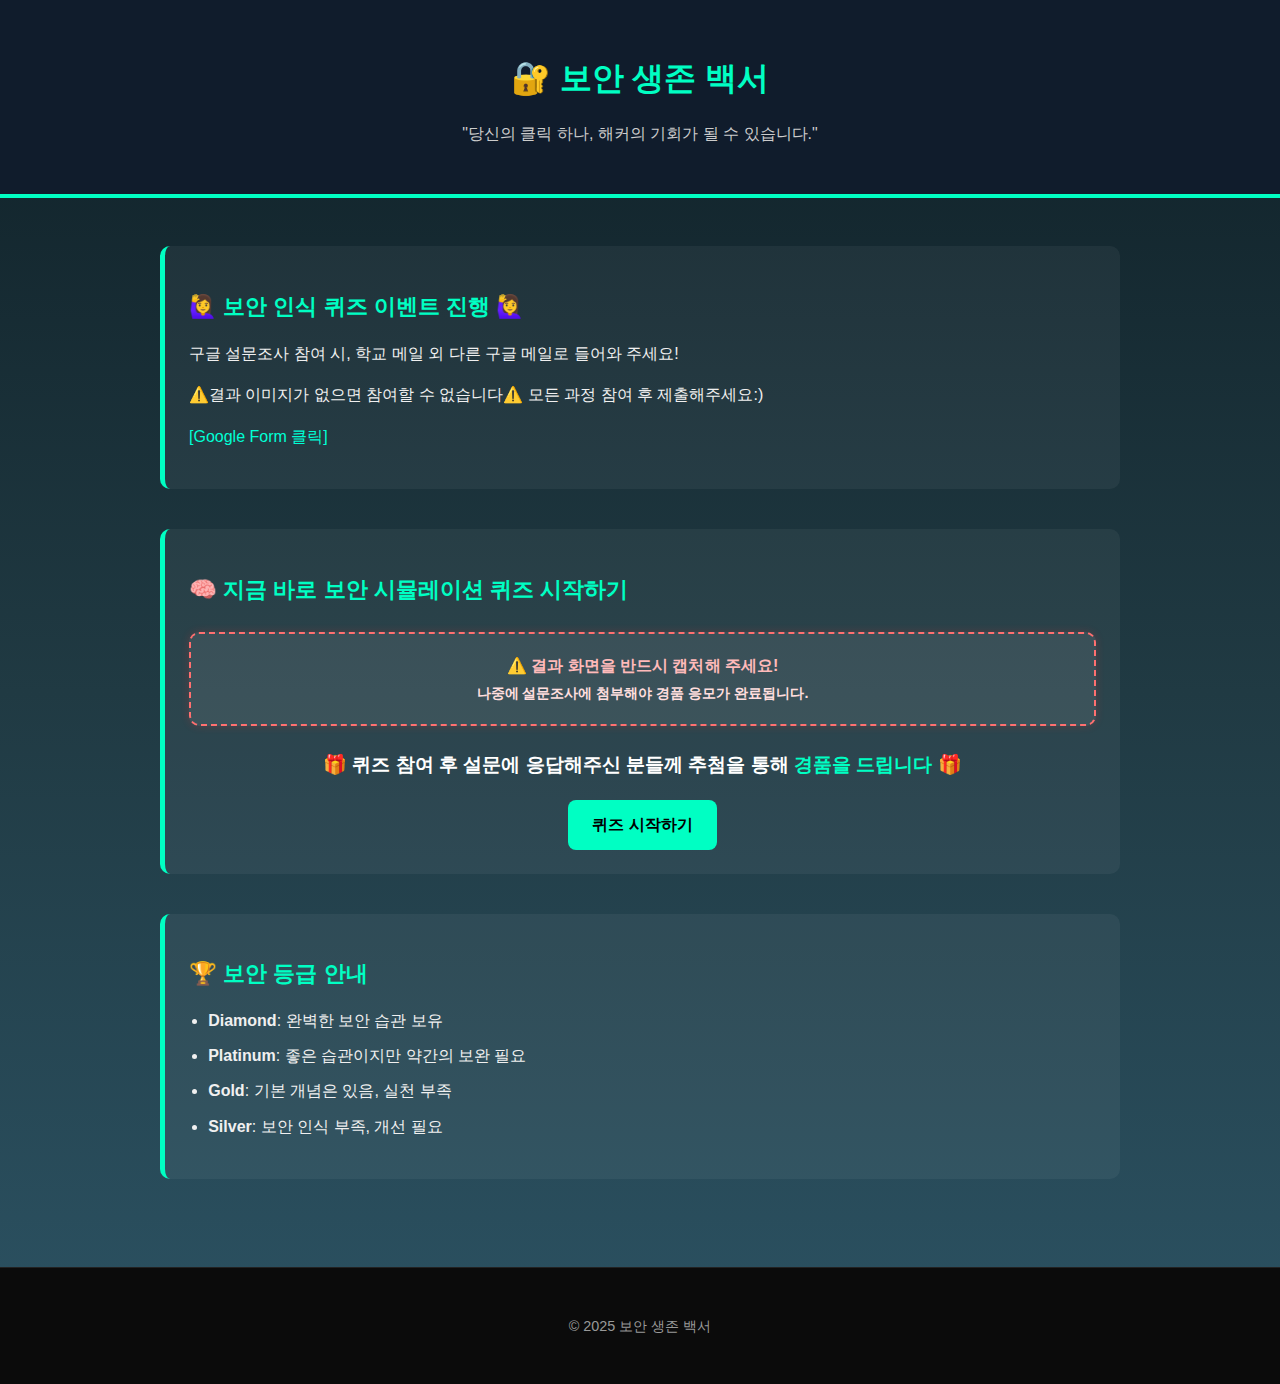
<file: index.html>
<!DOCTYPE html>
<html lang="ko">
<head>
  <meta charset="UTF-8" />
  <meta name="viewport" content="width=device-width, initial-scale=1.0" />
</head>
  <title>보안 생존 백서</title>
  <link rel="stylesheet" href="style.css" />
<body>
  <header>
    <h1>🔐 보안 생존 백서</h1>
    <p>"당신의 클릭 하나, 해커의 기회가 될 수 있습니다."</p>
  </header>

  <main>
    <section class="contribute">
      <h2>🙋‍♀️ 보안 인식 퀴즈 이벤트 진행 🙋‍♀️</h2>
      <p> 구글 설문조사 참여 시, 학교 메일 외 다른 구글 메일로 들어와 주세요! </p>
      ⚠️결과 이미지가 없으면 참여할 수 없습니다⚠️ 모든 과정 참여 후 제출해주세요:)</p>
        <p><a href="https://forms.gle/zYRwzJDr4dPYYZPH8">[Google Form 클릭]</google></a></p>
    </section>

    <section class="cta"> <h2>🧠 지금 바로 보안 시뮬레이션 퀴즈 시작하기</h2> <div class="warning-box"> <p>⚠️ <strong>결과 화면을 반드시 캡처</strong>해 주세요!</p> <p class="sub-note">나중에 설문조사에 첨부해야 경품 응모가 완료됩니다.</p> </div> <h3 class="gift-text">🎁 퀴즈 참여 후 설문에 응답해주신 분들께 추첨을 통해 <span>경품을 드립니다</span> 🎁</h3>
      <a href="quiz/quiz.html" class="start-btn">퀴즈 시작하기</a>

    </section>


    <section class="tiers">
      <h2>🏆 보안 등급 안내</h2>
      <ul>
        <li><strong>Diamond</strong>: 완벽한 보안 습관 보유</li>
        <li><strong>Platinum</strong>: 좋은 습관이지만 약간의 보완 필요</li>
        <li><strong>Gold</strong>: 기본 개념은 있음, 실천 부족</li>
        <li><strong>Silver</strong>: 보안 인식 부족, 개선 필요</li>
      </ul>
    </section>
  </main>



  <footer>
    <p>© 2025 보안 생존 백서</p>
  </footer>
</body>
</html>
</file>
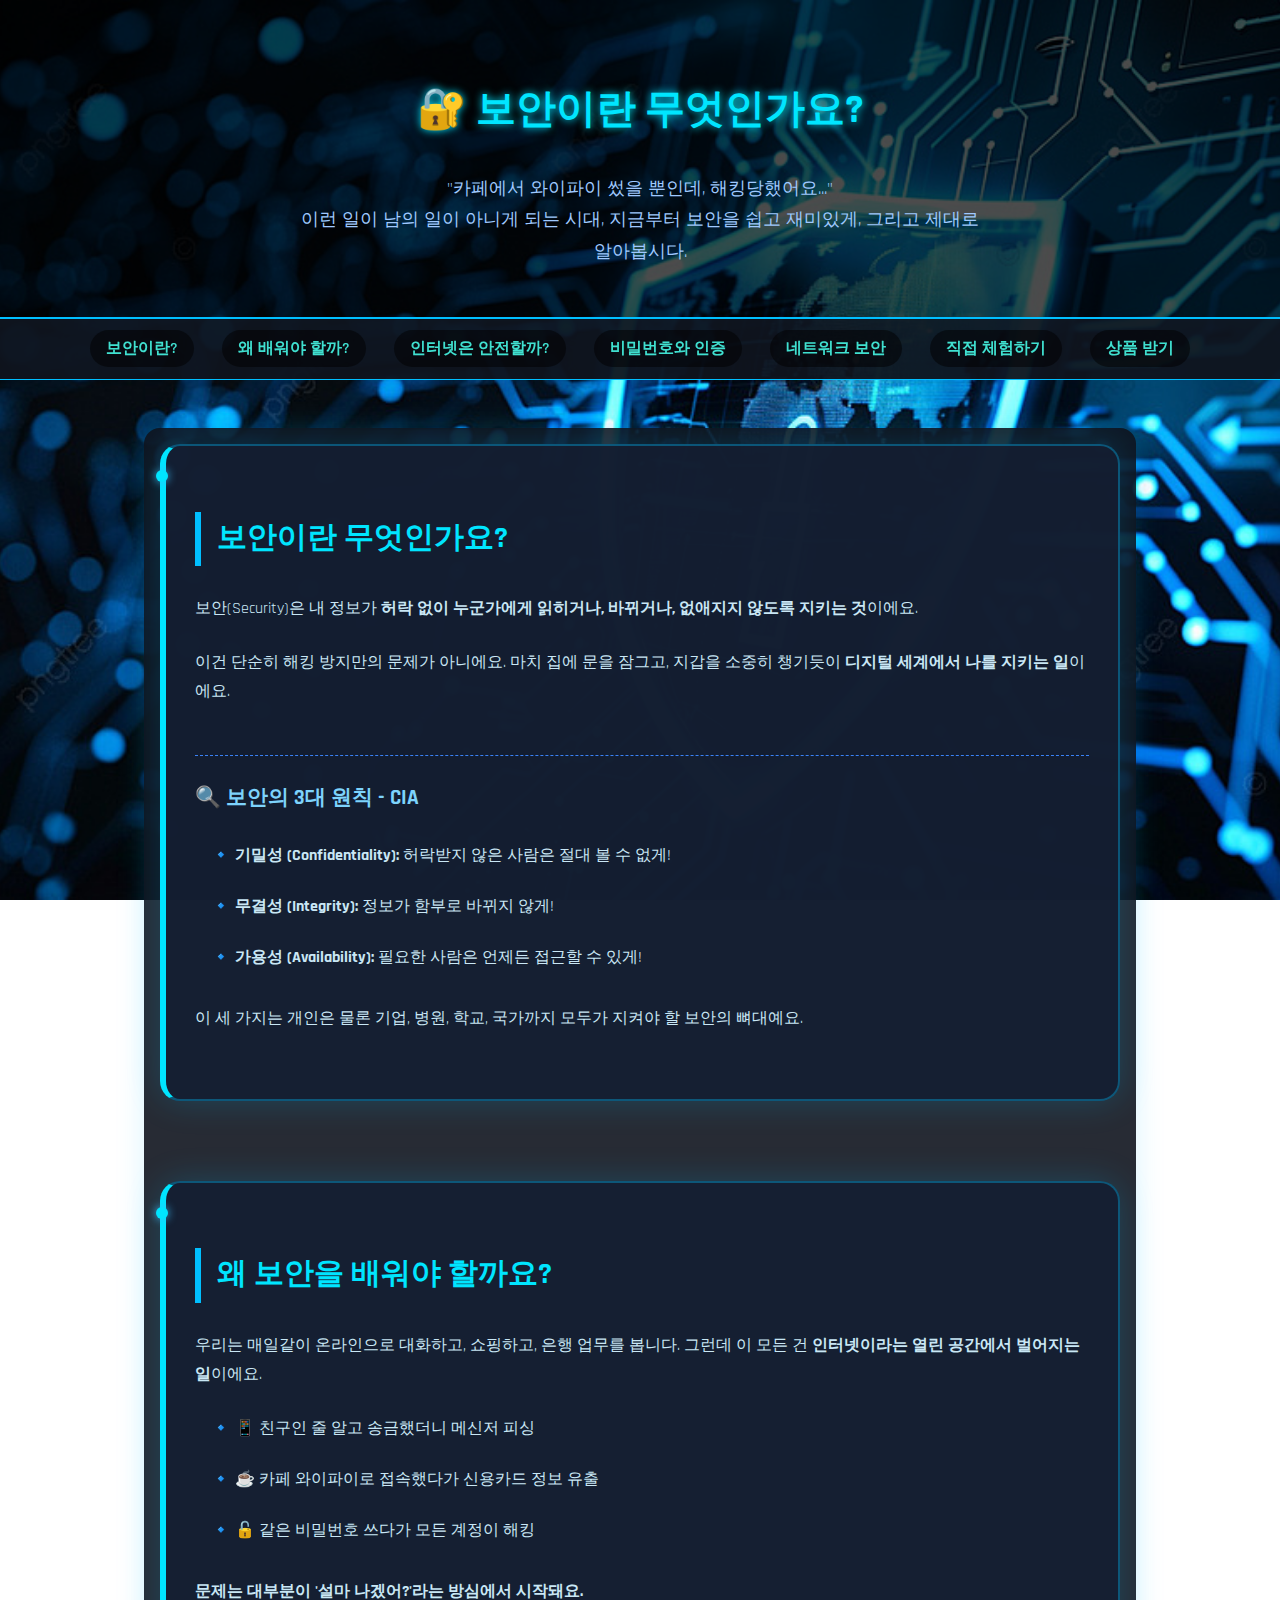
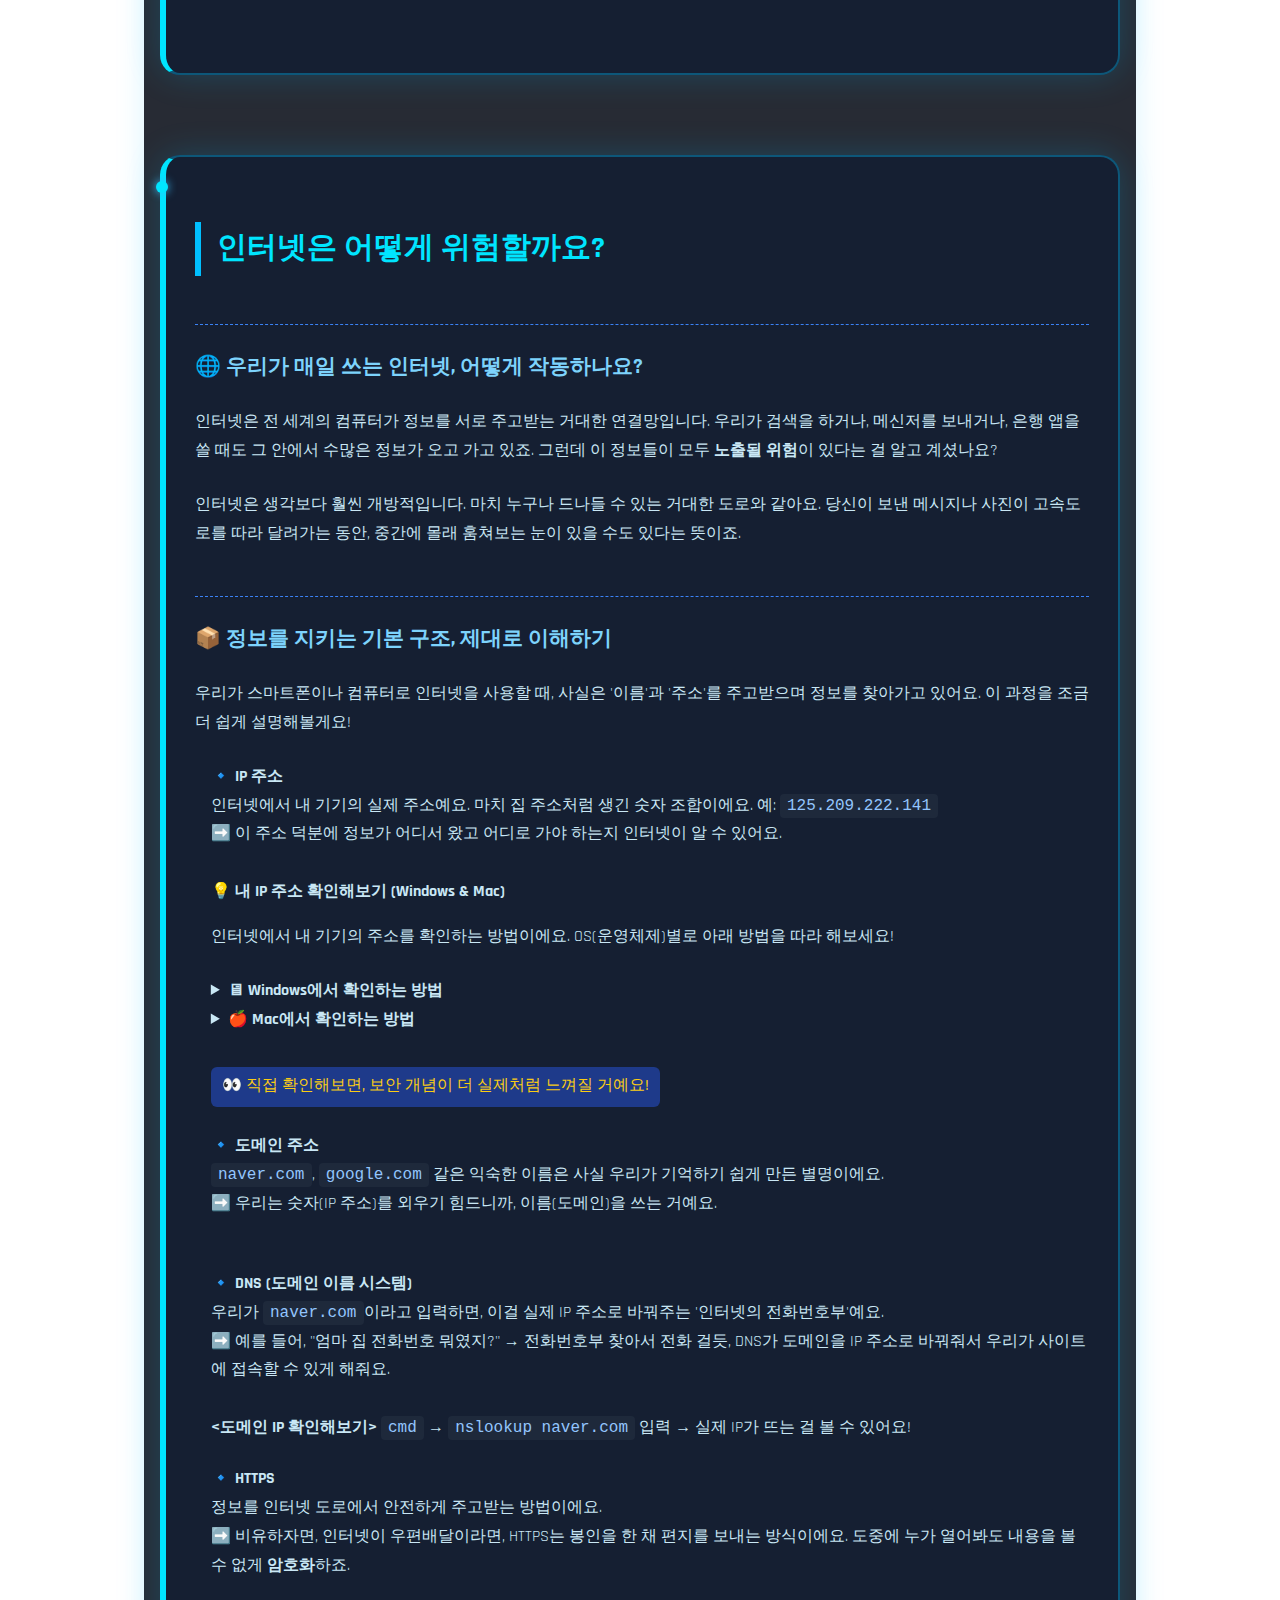
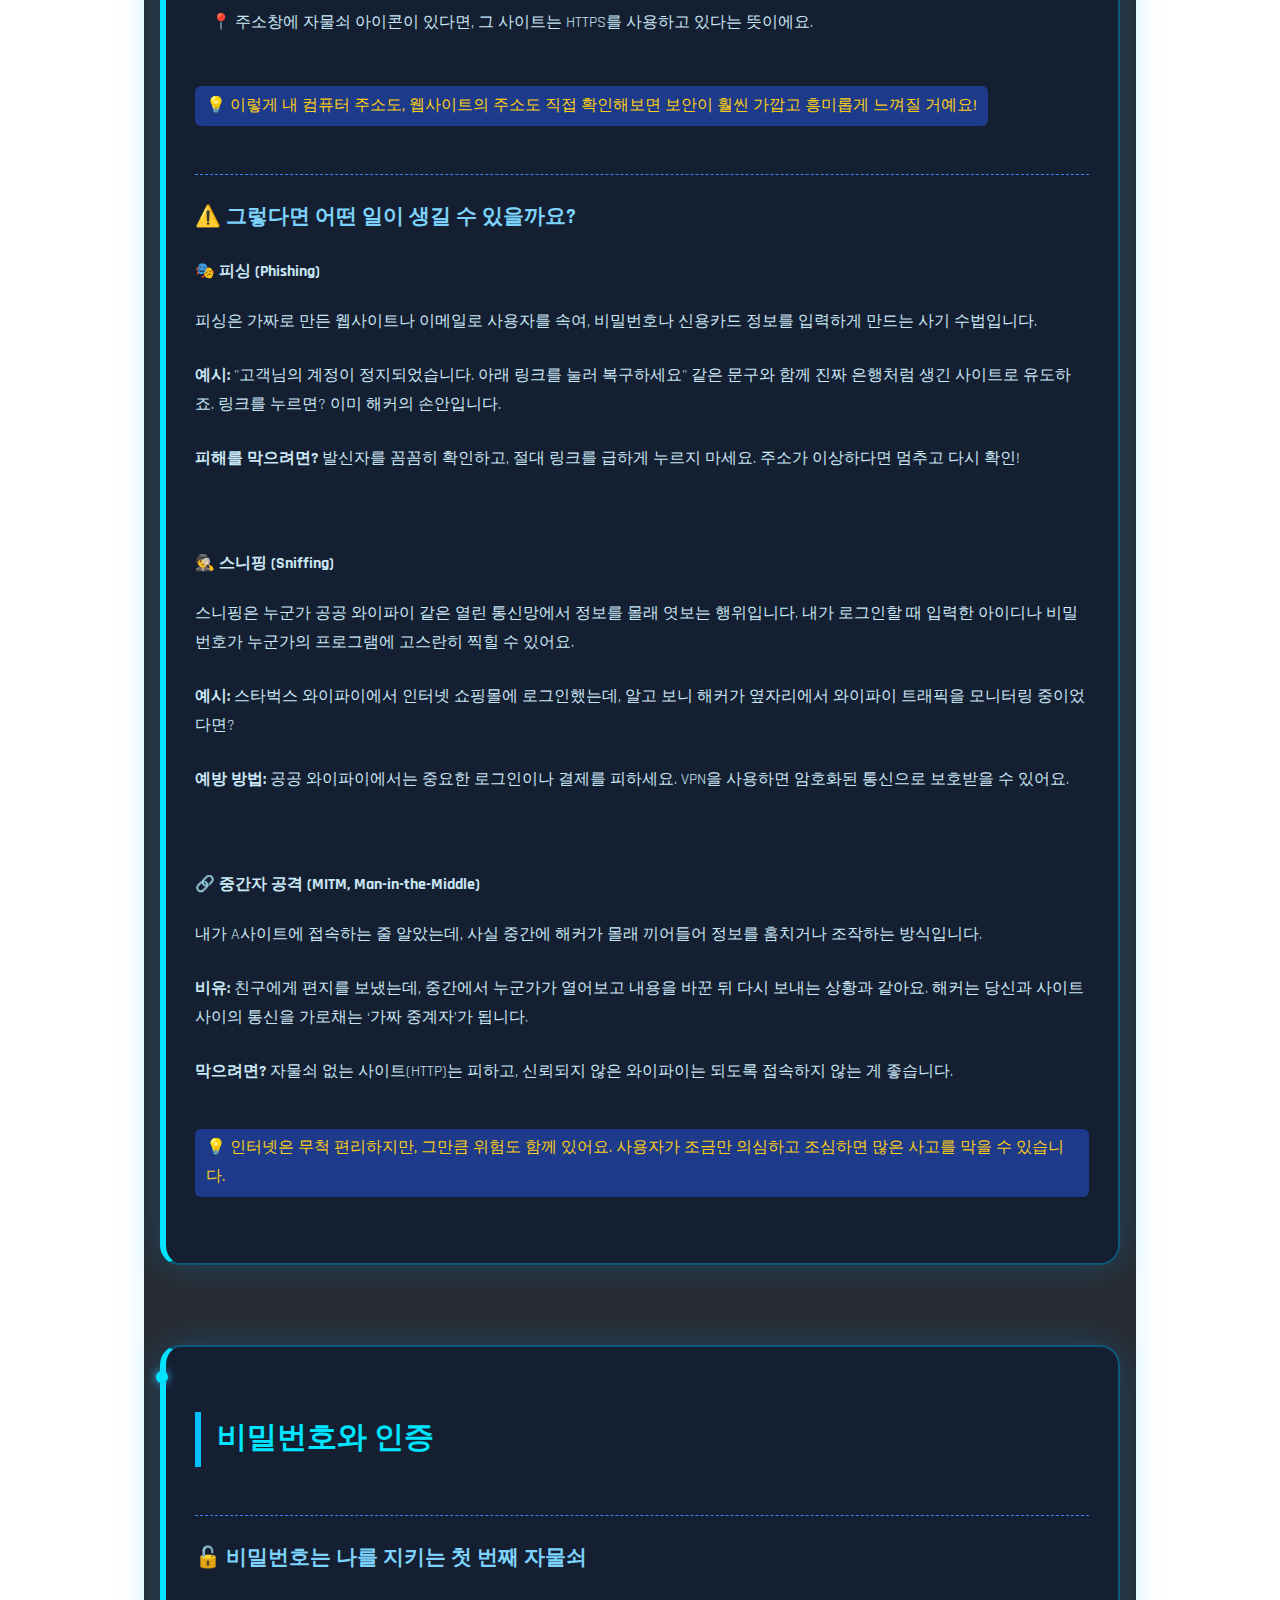
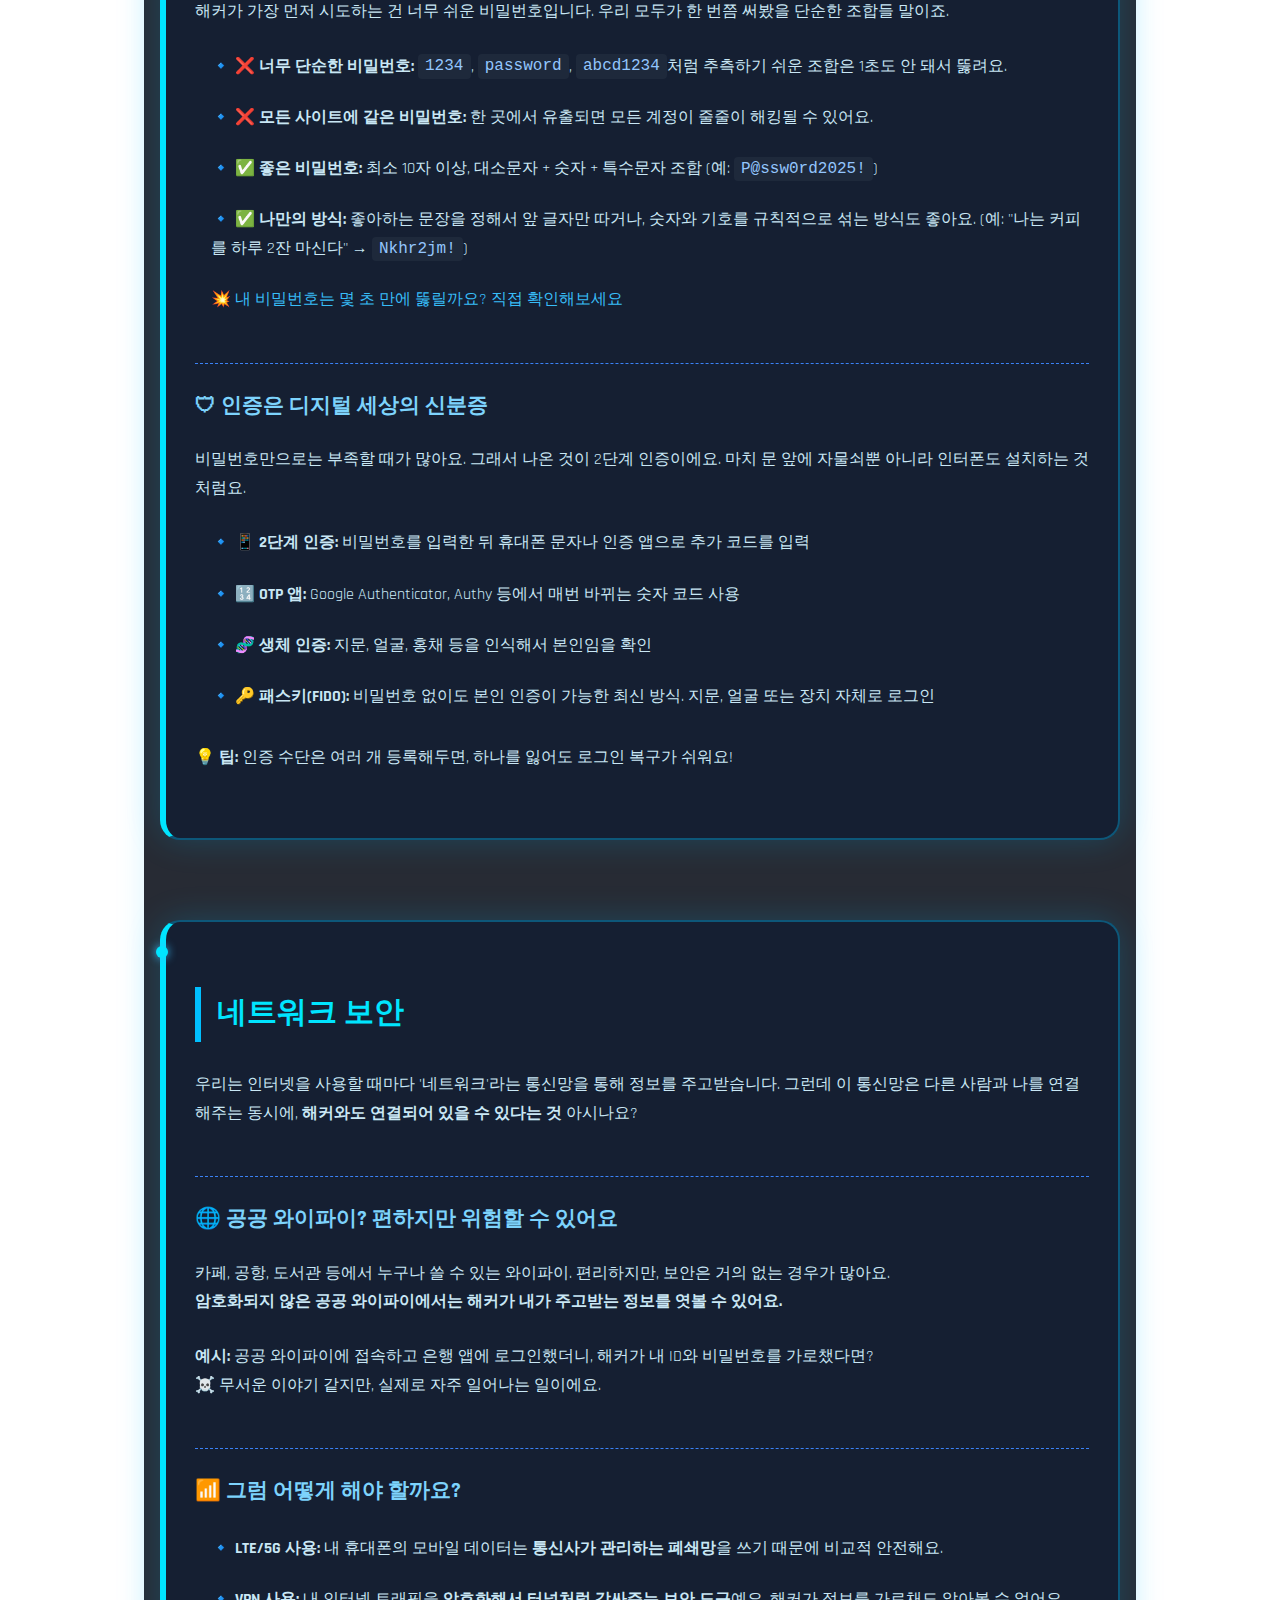
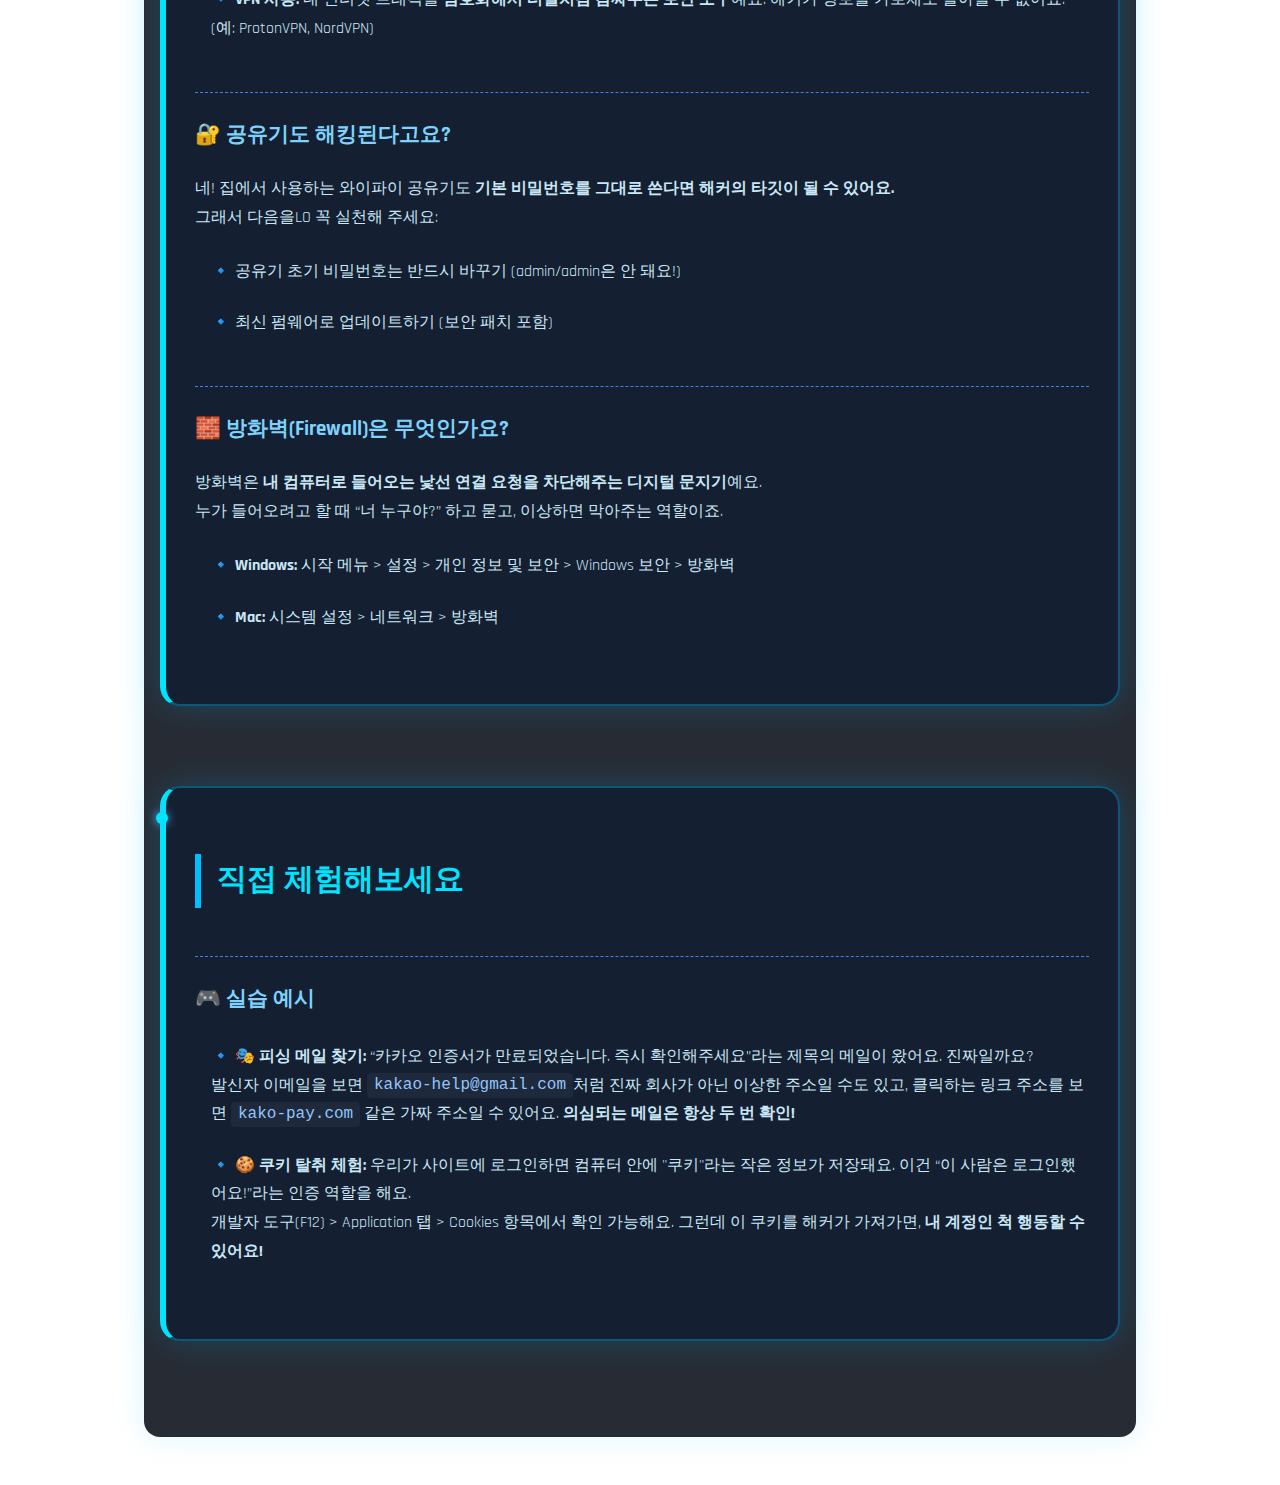
<file: mainhompage/Main.html>
<!DOCTYPE html>
<html lang="ko">
<head>
  <meta charset="UTF-8">
  <meta name="viewport" content="width=device-width, initial-scale=1.0">
  <title>보안, 처음부터 제대로 배우기</title>
  <link rel="stylesheet" href="main.css">
</head>
<body>
  <header>
    <h1>🔐 보안이란 무엇인가요?</h1>
    <p>"카페에서 와이파이 썼을 뿐인데, 해킹당했어요..."
    <br>이런 일이 남의 일이 아니게 되는 시대, 지금부터 보안을 쉽고 재미있게, 그리고 제대로 알아봅시다.</p>
  </header>

  <nav>
    <a href="#what-security">보안이란?</a>
    <a href="#why-security">왜 배워야 할까?</a>
    <a href="#internet">인터넷은 안전할까?</a>
    <a href="#password">비밀번호와 인증</a>
    <a href="#network">네트워크 보안</a>
    <a href="#practice">직접 체험하기</a>
    <a href="https://forms.gle/zYRwzJDr4dPYYZPH8">상품 받기</a>
  </nav>

  <main>
    <section id="what-security">
      <h2>보안이란 무엇인가요?</h2>
      <p>보안(Security)은 내 정보가 <strong>허락 없이 누군가에게 읽히거나, 바뀌거나, 없애지지 않도록 지키는 것</strong>이에요.</p>
      <p>이건 단순히 해킹 방지만의 문제가 아니에요. 마치 집에 문을 잠그고, 지갑을 소중히 챙기듯이 <strong>디지털 세계에서 나를 지키는 일</strong>이에요.</p>
      <h3>🔍 보안의 3대 원칙 - CIA</h3>
      <ul>
        <li><strong>기밀성 (Confidentiality):</strong> 허락받지 않은 사람은 절대 볼 수 없게!</li>
        <li><strong>무결성 (Integrity):</strong> 정보가 함부로 바뀌지 않게!</li>
        <li><strong>가용성 (Availability):</strong> 필요한 사람은 언제든 접근할 수 있게!</li>
      </ul>
      <p>이 세 가지는 개인은 물론 기업, 병원, 학교, 국가까지 모두가 지켜야 할 보안의 뼈대예요.</p>
    </section>

    <section id="why-security">
      <h2>왜 보안을 배워야 할까요?</h2>
      <p>우리는 매일같이 온라인으로 대화하고, 쇼핑하고, 은행 업무를 봅니다. 그런데 이 모든 건 <strong>인터넷이라는 열린 공간에서 벌어지는 일</strong>이에요.</p>
      <ul>
        <li>📱 친구인 줄 알고 송금했더니 메신저 피싱</li>
        <li>☕ 카페 와이파이로 접속했다가 신용카드 정보 유출</li>
        <li>🔓 같은 비밀번호 쓰다가 모든 계정이 해킹</li>
      </ul>
      <p><strong>문제는 대부분이 '설마 나겠어?'라는 방심에서 시작돼요.</strong></p>
    </section>

    <section id="internet">
  <h2>인터넷은 어떻게 위험할까요?</h2>
  <h3>🌐 우리가 매일 쓰는 인터넷, 어떻게 작동하나요?</h3>
  <p>인터넷은 전 세계의 컴퓨터가 정보를 서로 주고받는 거대한 연결망입니다. 우리가 검색을 하거나, 메신저를 보내거나, 은행 앱을 쓸 때도 그 안에서 수많은 정보가 오고 가고 있죠. 그런데 이 정보들이 모두 <strong>노출될 위험</strong>이 있다는 걸 알고 계셨나요?</p>
  <p>인터넷은 생각보다 훨씬 개방적입니다. 마치 누구나 드나들 수 있는 거대한 도로와 같아요. 당신이 보낸 메시지나 사진이 고속도로를 따라 달려가는 동안, 중간에 몰래 훔쳐보는 눈이 있을 수도 있다는 뜻이죠.</p>

  <h3>📦 정보를 지키는 기본 구조, 제대로 이해하기</h3>
<p>
  우리가 스마트폰이나 컴퓨터로 인터넷을 사용할 때, 사실은 '이름'과 '주소'를 주고받으며 정보를 찾아가고 있어요. 이 과정을 조금 더 쉽게 설명해볼게요!
</p>
<ul>
  <li>
    <strong>IP 주소</strong><br> 인터넷에서 내 기기의 실제 주소예요. 마치 집 주소처럼 생긴 숫자 조합이에요. 예: <code>125.209.222.141</code><br>
    ➡️ 이 주소 덕분에 정보가 어디서 왔고 어디로 가야 하는지 인터넷이 알 수 있어요.<br><br>
    <strong>💡 내 IP 주소 확인해보기 (Windows & Mac)</strong>
<p>인터넷에서 내 기기의 주소를 확인하는 방법이에요. OS(운영체제)별로 아래 방법을 따라 해보세요!</p>

<details>
  <summary><strong>🖥 Windows에서 확인하는 방법</strong></summary>
  <ol>
    <li>화면 왼쪽 아래의 <strong>돋보기 아이콘</strong> 또는 <strong>검색창</strong>을 클릭해요.</li>
    <li><code>cmd</code> 또는 <code>명령 프롬프트</code>를 검색해서 실행합니다.</li>
    <li>검은 창이 열리면, 거기서 <code>ipconfig</code>를 입력하고 <kbd>Enter</kbd> 키를 눌러요.</li>
    <li>여러 줄이 나오는데, <strong>IPv4 주소</strong> 옆에 있는 숫자(예: <code>192.168.0.14</code>)가 내 IP 주소예요.</li>
  </ol><br>
</details>

<details>
  <summary><strong>🍎 Mac에서 확인하는 방법</strong></summary>
  <ol>
    <li>화면 왼쪽 위 <strong>애플 로고</strong> 클릭 → <strong>시스템 설정</strong> 또는 <strong>시스템 환경설정</strong>으로 이동해요.</li>
    <li><strong>네트워크(Network)</strong> 항목을 선택해요.</li>
    <li>현재 사용 중인 Wi-Fi(또는 유선 연결)를 클릭하면 오른쪽에 <strong>IP 주소</strong>가 나와요.</li>
    <li>또는, Spotlight 검색창(<kbd>⌘ + 스페이스바</kbd>)을 열고 <code>터미널</code>을 실행한 뒤 <code>ifconfig</code> 명령어를 입력해도 볼 수 있어요.</li>
  </ol>
</details>

<p><em>👀 직접 확인해보면, 보안 개념이 더 실제처럼 느껴질 거예요!</em></p>

  </li>
  <li>
    <strong>도메인 주소</strong><br> <code>naver.com</code>, <code>google.com</code> 같은 익숙한 이름은 사실 우리가 기억하기 쉽게 만든 별명이에요.<br>
    ➡️ 우리는 숫자(IP 주소)를 외우기 힘드니까, 이름(도메인)을 쓰는 거예요.<br><br>
  </li>
  <li>
    <strong>DNS (도메인 이름 시스템)</strong><br> 우리가 <code>naver.com</code>이라고 입력하면, 이걸 실제 IP 주소로 바꿔주는 '인터넷의 전화번호부'예요.<br>
    ➡️ 예를 들어, "엄마 집 전화번호 뭐였지?" → 전화번호부 찾아서 전화 걸듯, DNS가 도메인을 IP 주소로 바꿔줘서 우리가 사이트에 접속할 수 있게 해줘요.
    <br><br><strong><도메인 IP 확인해보기></strong> <code>cmd</code> → <code>nslookup naver.com</code> 입력 → 실제 IP가 뜨는 걸 볼 수 있어요!
  </li>
  <li>
    <strong>HTTPS</strong><br> 정보를 인터넷 도로에서 안전하게 주고받는 방법이에요. <br>
    ➡️ 비유하자면, 인터넷이 우편배달이라면, HTTPS는 봉인을 한 채 편지를 보내는 방식이에요. 도중에 누가 열어봐도 내용을 볼 수 없게 <strong>암호화</strong>하죠.
    <br><br>📍 주소창에 자물쇠 아이콘이 있다면, 그 사이트는 HTTPS를 사용하고 있다는 뜻이에요.
  </li>
</ul>
<p><em>💡 이렇게 내 컴퓨터 주소도, 웹사이트의 주소도 직접 확인해보면 보안이 훨씬 가깝고 흥미롭게 느껴질 거예요!</em></p>

  <h3>⚠️ 그렇다면 어떤 일이 생길 수 있을까요?</h3>

  <h4>🎭 피싱 (Phishing)</h4>
  <p>피싱은 가짜로 만든 웹사이트나 이메일로 사용자를 속여, 비밀번호나 신용카드 정보를 입력하게 만드는 사기 수법입니다.</p>
  <p><strong>예시:</strong> "고객님의 계정이 정지되었습니다. 아래 링크를 눌러 복구하세요" 같은 문구와 함께 진짜 은행처럼 생긴 사이트로 유도하죠. 링크를 누르면? 이미 해커의 손안입니다.</p>
  <p><strong>피해를 막으려면?</strong> 발신자를 꼼꼼히 확인하고, 절대 링크를 급하게 누르지 마세요. 주소가 이상하다면 멈추고 다시 확인!</p><br>

  <h4>🕵️ 스니핑 (Sniffing)</h4>
  <p>스니핑은 누군가 공공 와이파이 같은 열린 통신망에서 정보를 몰래 엿보는 행위입니다. 내가 로그인할 때 입력한 아이디나 비밀번호가 누군가의 프로그램에 고스란히 찍힐 수 있어요.</p>
  <p><strong>예시:</strong> 스타벅스 와이파이에서 인터넷 쇼핑몰에 로그인했는데, 알고 보니 해커가 옆자리에서 와이파이 트래픽을 모니터링 중이었다면?</p>
  <p><strong>예방 방법:</strong> 공공 와이파이에서는 중요한 로그인이나 결제를 피하세요. VPN을 사용하면 암호화된 통신으로 보호받을 수 있어요.</p><br>

  <h4>🔗 중간자 공격 (MITM, Man-in-the-Middle)</h4>
  <p>내가 A사이트에 접속하는 줄 알았는데, 사실 중간에 해커가 몰래 끼어들어 정보를 훔치거나 조작하는 방식입니다.</p>
  <p><strong>비유:</strong> 친구에게 편지를 보냈는데, 중간에서 누군가가 열어보고 내용을 바꾼 뒤 다시 보내는 상황과 같아요. 해커는 당신과 사이트 사이의 통신을 가로채는 ‘가짜 중계자’가 됩니다.</p>
  <p><strong>막으려면?</strong> 자물쇠 없는 사이트(HTTP)는 피하고, 신뢰되지 않은 와이파이는 되도록 접속하지 않는 게 좋습니다.</p>

  <p><em>💡 인터넷은 무척 편리하지만, 그만큼 위험도 함께 있어요. 사용자가 조금만 의심하고 조심하면 많은 사고를 막을 수 있습니다.</em></p>
</section>

    <section id="password">
  <h2>비밀번호와 인증</h2>

  <h3>🔓 비밀번호는 나를 지키는 첫 번째 자물쇠</h3>
  <p>해커가 가장 먼저 시도하는 건 너무 쉬운 비밀번호입니다. 우리 모두가 한 번쯤 써봤을 단순한 조합들 말이죠.</p>
  <ul>
    <li>❌ <strong>너무 단순한 비밀번호:</strong> <code>1234</code>, <code>password</code>, <code>abcd1234</code>처럼 추측하기 쉬운 조합은 1초도 안 돼서 뚫려요.</li>
    <li>❌ <strong>모든 사이트에 같은 비밀번호:</strong> 한 곳에서 유출되면 모든 계정이 줄줄이 해킹될 수 있어요.</li>
    <li>✅ <strong>좋은 비밀번호:</strong> 최소 10자 이상, 대소문자 + 숫자 + 특수문자 조합 (예: <code>P@ssw0rd2025!</code>)</li>
    <li>✅ <strong>나만의 방식:</strong> 좋아하는 문장을 정해서 앞 글자만 따거나, 숫자와 기호를 규칙적으로 섞는 방식도 좋아요. (예: "나는 커피를 하루 2잔 마신다" → <code>Nkhr2jm!</code>)</li>
    <p><a href="https://www.security.org/how-secure-is-my-password/" target="_blank">💥 내 비밀번호는 몇 초 만에 뚫릴까요? 직접 확인해보세요</a></p>
  </ul>

  <h3>🛡 인증은 디지털 세상의 신분증</h3>
  <p>비밀번호만으로는 부족할 때가 많아요. 그래서 나온 것이 2단계 인증이에요. 마치 문 앞에 자물쇠뿐 아니라 인터폰도 설치하는 것처럼요.</p>
  <ul>
    <li>📱 <strong>2단계 인증:</strong> 비밀번호를 입력한 뒤 휴대폰 문자나 인증 앱으로 추가 코드를 입력</li>
    <li>🔢 <strong>OTP 앱:</strong> Google Authenticator, Authy 등에서 매번 바뀌는 숫자 코드 사용</li>
    <li>🧬 <strong>생체 인증:</strong> 지문, 얼굴, 홍채 등을 인식해서 본인임을 확인</li>
    <li>🔑 <strong>패스키(FIDO):</strong> 비밀번호 없이도 본인 인증이 가능한 최신 방식. 지문, 얼굴 또는 장치 자체로 로그인</li>
  </ul>

  <p><strong>💡 팁:</strong> 인증 수단은 여러 개 등록해두면, 하나를 잃어도 로그인 복구가 쉬워요!</p>
  
</section>

<section id="network">
  <h2>네트워크 보안</h2>
  <p>
    우리는 인터넷을 사용할 때마다 '네트워크'라는 통신망을 통해 정보를 주고받습니다.
    그런데 이 통신망은 다른 사람과 나를 연결해주는 동시에, <strong>해커와도 연결되어 있을 수 있다는 것</strong> 아시나요?
  </p>

  <h3>🌐 공공 와이파이? 편하지만 위험할 수 있어요</h3>
  <p>
    카페, 공항, 도서관 등에서 누구나 쓸 수 있는 와이파이. 편리하지만, 보안은 거의 없는 경우가 많아요.<br>
    <strong>암호화되지 않은 공공 와이파이에서는 해커가 내가 주고받는 정보를 엿볼 수 있어요.</strong>
  </p>
  <p>
    <strong>예시:</strong> 공공 와이파이에 접속하고 은행 앱에 로그인했더니, 해커가 내 ID와 비밀번호를 가로챘다면?<br>
    ☠️ 무서운 이야기 같지만, 실제로 자주 일어나는 일이에요.
  </p>

  <h3>📶 그럼 어떻게 해야 할까요?</h3>
  <ul>
    <li><strong>LTE/5G 사용:</strong> 내 휴대폰의 모바일 데이터는 <strong>통신사가 관리하는 폐쇄망</strong>을 쓰기 때문에 비교적 안전해요.</li>
    <li><strong>VPN 사용:</strong> 내 인터넷 트래픽을 <strong>암호화해서 터널처럼 감싸주는 보안 도구</strong>예요. 해커가 정보를 가로채도 알아볼 수 없어요. (예: ProtonVPN, NordVPN)</li>
  </ul>

  <h3>🔐 공유기도 해킹된다고요?</h3>
  <p>
    네! 집에서 사용하는 와이파이 공유기도 <strong>기본 비밀번호를 그대로 쓴다면 해커의 타깃이 될 수 있어요.</strong><br>
    그래서 다음을LO 꼭 실천해 주세요:
  </p>
  <ul>
    <li>공유기 초기 비밀번호는 반드시 바꾸기 (admin/admin은 안 돼요!)</li>
    <li>최신 펌웨어로 업데이트하기 (보안 패치 포함)</li>
  </ul>

  <h3>🧱 방화벽(Firewall)은 무엇인가요?</h3>
  <p>
    방화벽은 <strong>내 컴퓨터로 들어오는 낯선 연결 요청을 차단해주는 디지털 문지기</strong>예요.<br>
    누가 들어오려고 할 때 “너 누구야?” 하고 묻고, 이상하면 막아주는 역할이죠.
  </p>
  <ul>
    <li><strong>Windows:</strong> 시작 메뉴 > 설정 > 개인 정보 및 보안 > Windows 보안 > 방화벽</li>
    <li><strong>Mac:</strong> 시스템 설정 > 네트워크 > 방화벽</li>
  </ul>
</section>

    <section id="practice">
      <h2>직접 체험해보세요</h2>
      <h3>🎮 실습 예시</h3>
      <ul>
        <li>
          🎭 <strong>피싱 메일 찾기:</strong> “카카오 인증서가 만료되었습니다. 즉시 확인해주세요”라는 제목의 메일이 왔어요. 진짜일까요?<br>
          발신자 이메일을 보면 <code>kakao-help@gmail.com</code>처럼 진짜 회사가 아닌 이상한 주소일 수도 있고, 클릭하는 링크 주소를 보면 <code>kako-pay.com</code> 같은 가짜 주소일 수 있어요. <strong>의심되는 메일은 항상 두 번 확인!</strong>
        </li>
        <li>
          🍪 <strong>쿠키 탈취 체험:</strong> 우리가 사이트에 로그인하면 컴퓨터 안에 "쿠키"라는 작은 정보가 저장돼요. 이건 “이 사람은 로그인했어요!”라는 인증 역할을 해요.<br>
          개발자 도구(F12) > Application 탭 > Cookies 항목에서 확인 가능해요. 그런데 이 쿠키를 해커가 가져가면, <strong>내 계정인 척 행동할 수 있어요!</strong>
        </li>
    </section>
  </main>
</body>
</html>
</file>
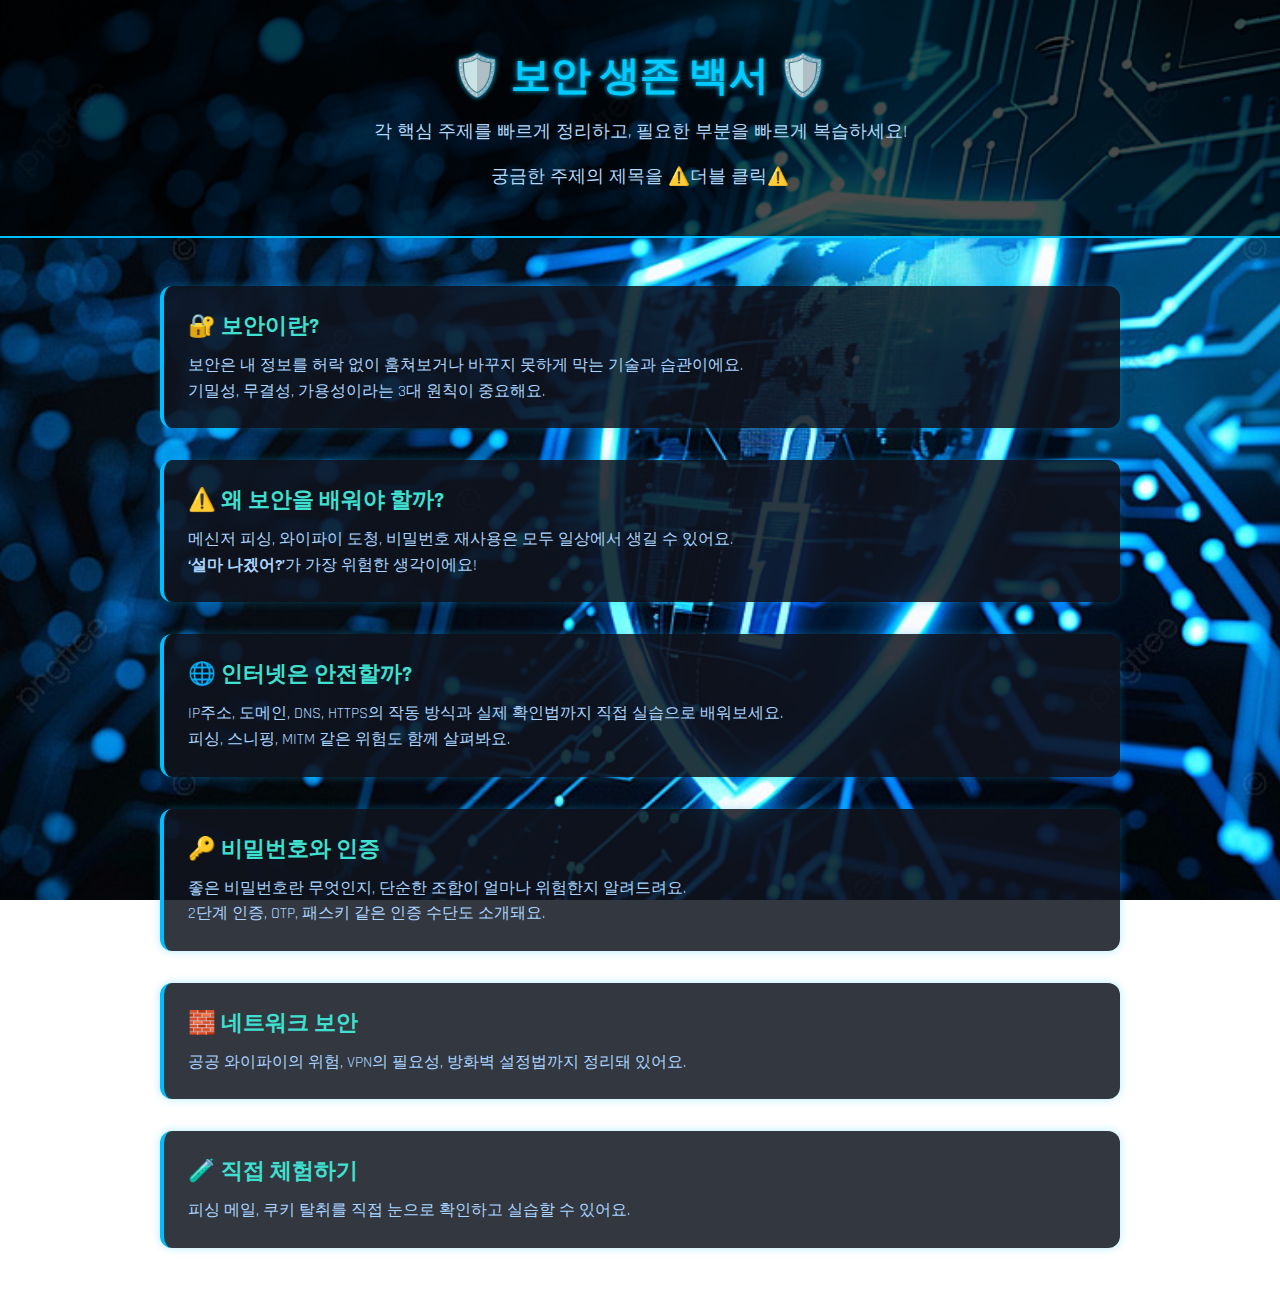
<file: mainhompage/overview2.html>
<!DOCTYPE html>
<html lang="ko">
<head>
  <meta charset="UTF-8">
  <meta name="viewport" content="width=device-width, initial-scale=1.0">
  <title>보안 요약 바로가기</title>
  <link rel="stylesheet" href="overview.css">
</head>
<body>
  <header>
    <h1>🛡️ 보안 생존 백서 🛡️</h1>
    <p>각 핵심 주제를 빠르게 정리하고, 필요한 부분을 빠르게 복습하세요!</p><br>
    <p>궁금한 주제의 제목을 ⚠️더블 클릭⚠️</p>
  </header>

  <main class="overview">
    <div class="section-card">
      <h3><a href="Main.html#what-security">🔐 보안이란?</a></h3>
      <p>보안은 내 정보를 허락 없이 훔쳐보거나 바꾸지 못하게 막는 기술과 습관이에요.<br>기밀성, 무결성, 가용성이라는 3대 원칙이 중요해요.</p>
    </div>

    <div class="section-card">
      <h3><a href="Main.html#why-security">⚠️ 왜 보안을 배워야 할까?</a></h3>
      <p>메신저 피싱, 와이파이 도청, 비밀번호 재사용은 모두 일상에서 생길 수 있어요.<br><strong>‘설마 나겠어?’</strong>가 가장 위험한 생각이에요!</p>
    </div>

    <div class="section-card">
      <h3><a href="Main.html#internet">🌐 인터넷은 안전할까?</a></h3>
      <p>IP주소, 도메인, DNS, HTTPS의 작동 방식과 실제 확인법까지 직접 실습으로 배워보세요.<br>피싱, 스니핑, MITM 같은 위험도 함께 살펴봐요.</p>
    </div>

    <div class="section-card">
      <h3><a href="Main.html#password">🔑 비밀번호와 인증</a></h3>
      <p>좋은 비밀번호란 무엇인지, 단순한 조합이 얼마나 위험한지 알려드려요.<br>2단계 인증, OTP, 패스키 같은 인증 수단도 소개돼요.</p>
    </div>

    <div class="section-card">
      <h3><a href="Main.html#network">🧱 네트워크 보안</a></h3>
      <p>공공 와이파이의 위험, VPN의 필요성, 방화벽 설정법까지 정리돼 있어요.</p>
    </div>

    <div class="section-card">
      <h3><a href="Main.html#practice">🧪 직접 체험하기</a></h3>
      <p>피싱 메일, 쿠키 탈취를 직접 눈으로 확인하고 실습할 수 있어요.</p>
    </div>
  </main>
</body>
</html>
</file>
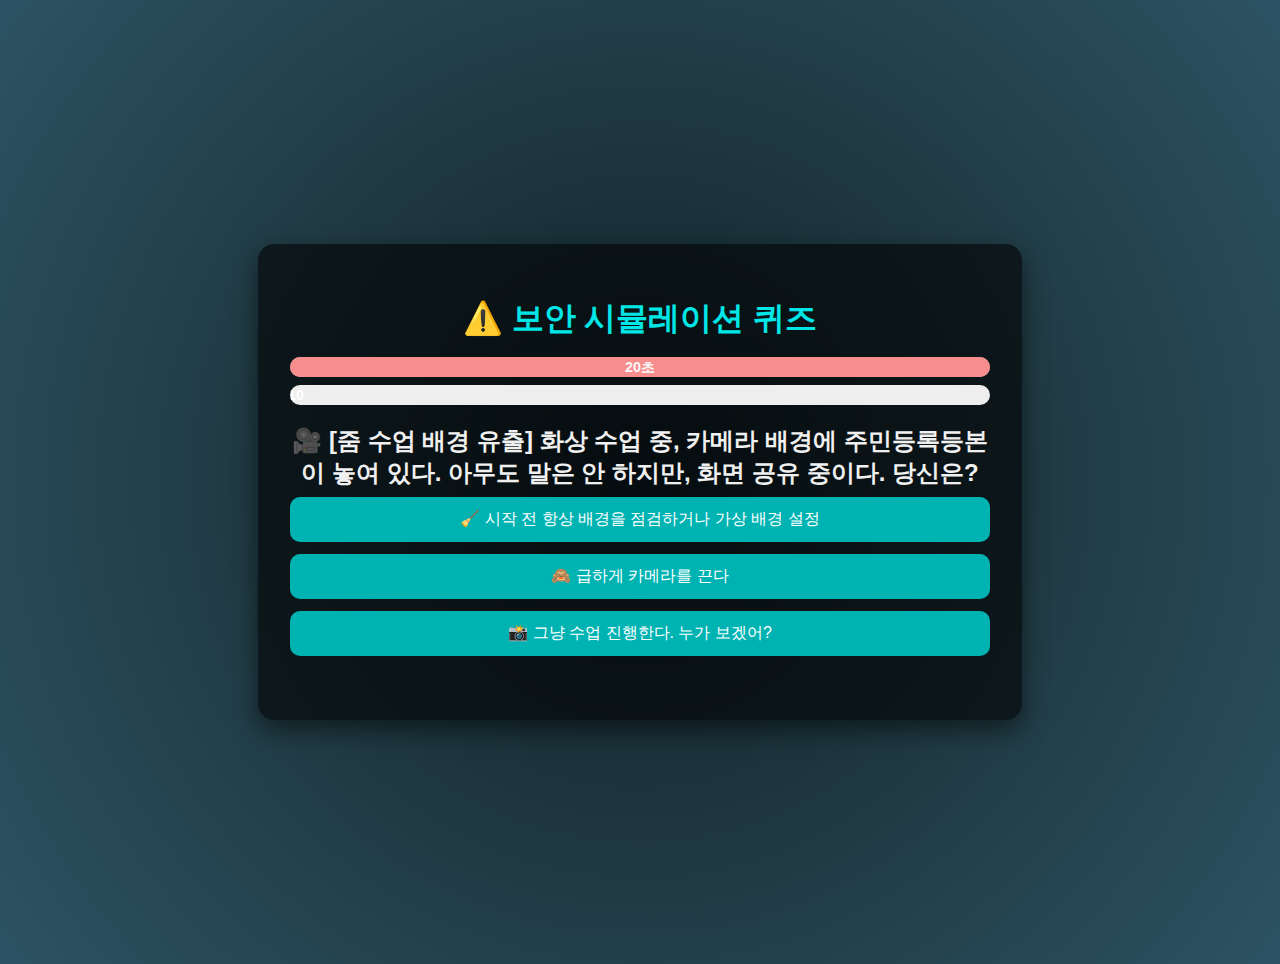
<file: quiz/quiz.html>
<!DOCTYPE html>
<html lang="ko">
<head>
  <meta charset="UTF-8" />
  <meta name="viewport" content="width=device-width, initial-scale=1.0"/>
  <title>보안 시뮬레이션 퀴즈</title>
  <link rel="stylesheet" href="style.css">
</head>
<body>
  <div class="container">
    <h1>⚠️ 보안 시뮬레이션 퀴즈</h1>
   <div class="timer-container">
    <div id="timer-bar"></div>
  </div>
    
    <div class="progress-container">
      <div id="progress-bar"></div>
    </div>
    <div id="quiz"></div>
    <div id="result" class="result" style="display: none;"></div>
  </div>
  <script src = "script.js"></script>
</body>
</html>
</file>
<file: style.css>
body {
  margin: 0;
  font-family: 'Segoe UI', sans-serif;
  background: linear-gradient(to bottom, #0f2027, #203a43, #2c5364);
  color: #f0f0f0;
  line-height: 1.6;
}

header {
  text-align: center;
  padding: 2rem 1rem;
  background-color: #101c2c;
  border-bottom: 4px solid #00ffc3;
}

header h1 {
  font-size: 2rem;
  margin-bottom: 0.5rem;
  color: #00ffc3;
}

header p {
  font-size: 1rem;
  color: #cccccc;
}

main {
  max-width: 960px;
  margin: 2rem auto;
  padding: 1rem;
}

section {
  margin-bottom: 2.5rem;
  padding: 1.5rem;
  background: rgba(255, 255, 255, 0.05);
  border-left: 5px solid #00ffc3;
  border-radius: 10px;
}

h2 {
  color: #00ffc3;
  font-size: 1.4rem;
  margin-bottom: 1rem;
}

ul {
  padding-left: 1.2rem;
}

li {
  margin-bottom: 0.6rem;
}

a {
  color: #00ffd5;
  text-decoration: none;
}

a:hover {
  text-decoration: underline;
}

.start-btn {
  display: block; /* 인라인 -> 블록으로 변경 */
  width: fit-content;
  margin: 1rem auto 0 auto; /* 좌우 자동 마진으로 가운데 정렬 */
  padding: 0.75rem 1.5rem;
  background: #00ffc3;
  color: #000;
  font-weight: bold;
  border-radius: 8px;
  transition: background 0.3s;
}


.start-btn:hover {
  background: #00e0b3;
}

footer {
  text-align: center;
  padding: 2rem 1rem;
  font-size: 0.9rem;
  background-color: #0b0b0b;
  color: #999;
  border-top: 1px solid #222;
}

.warning-box {
background-color: rgba(255, 255, 255, 0.08);
border: 2px dashed #ff7070;
padding: 1rem;
border-radius: 10px;
margin: 1.5rem 0;
text-align: center;
box-shadow: 0 0 8px rgba(255, 50, 50, 0.2);
}

.warning-box p {
margin: 0.2rem 0;
color: #ffbaba;
font-size: 1rem;
font-weight: 600;
}

.warning-box .sub-note {
font-size: 0.9rem;
color: #ffdede;
}

.gift-text {
text-align: center;
font-size: 1.2rem;
color: #fff;
margin-top: 1.5rem;
}

.gift-text span {
color: #00ffc3;
font-weight: bold;
}
</file>
<file: mainhompage/main.css>
/* 🔐 메인 보안 교육 페이지 스타일 - 하이테크 & 안전감 테마 */

@import url('https://fonts.googleapis.com/css2?family=Rajdhani:wght@400;600&display=swap');

body {
  font-family: 'Rajdhani', sans-serif;
  margin: 0;
  padding: 0;
  background: url('overviewimg.jpg') no-repeat center center fixed;
  background-size: cover;
  color: #c9e7f5;
  line-height: 1.8;
}

header {
  background: rgba(0, 0, 0, 0.7);
  padding: 3rem 1rem;
  text-align: center;
  border-bottom: 2px solid #00bfff;
  box-shadow: 0 0 20px rgba(0, 191, 255, 0.3);
}

header h1 {
  font-size: 2.5rem;
  color: #00e5ff;
  text-shadow: 0 0 8px #00e5ff;
}

header p {
  font-size: 1.1rem;
  max-width: 700px;
  margin: 0 auto;
  color: #9fc9ff;
}

nav {
  background: rgba(15, 20, 30, 0.95);
  padding: 1rem;
  text-align: center;
  position: sticky;
  top: 0;
  z-index: 1000;
  border-bottom: 1px solid #00bfff;
}

nav a {
  margin: 0 0.75rem;
  text-decoration: none;
  color: #40e0d0;
  font-weight: 600;
  padding: 0.5rem 1rem;
  border-radius: 20px;
  background: rgba(0, 0, 0, 0.5);
  transition: all 0.3s ease;
}

nav a:hover {
  background: #00bfff;
  color: #000;
  box-shadow: 0 0 8px #00e5ff;
}

main {
  max-width: 960px;
  margin: 3rem auto;
  padding: 1rem;
  background: rgba(15, 20, 30, 0.9);
  border-radius: 1rem;
  box-shadow: 0 0 30px rgba(0, 191, 255, 0.15);
}

section {
  margin-bottom: 5rem;
  padding: 2.5rem 1.8rem;
  border: 2px solid rgba(0, 191, 255, 0.35);
  border-left: 6px solid #00e5ff;
  border-radius: 1.25rem;
  background-color: rgba(20, 30, 50, 0.92);
  box-shadow: 0 0 35px rgba(0, 191, 255, 0.2);
  position: relative;
}

section::before {
  content: "";
  position: absolute;
  top: 1.5rem;
  left: -10px;
  width: 12px;
  height: 12px;
  background: #00e5ff;
  border-radius: 50%;
  box-shadow: 0 0 10px #38bdf8;
}

h2 {
  color: #00e5ff;
  border-left: 6px solid #00bfff;
  padding-left: 1rem;
  margin-bottom: 1.8rem;
  font-size: 1.9rem;
}

h3 {
  color: #7dd3fc;
  margin-top: 3rem;
  font-size: 1.3rem;
  border-top: 1px dashed #3b82f6;
  padding-top: 1.5rem;
}

ul {
  list-style: none;
  padding-left: 1rem;
  margin-top: 1.5rem;
  margin-bottom: 2rem;
}

ul li::before {
  content: "🔹 ";
  color: #00bfff;
}

ul li {
  margin-bottom: 1.4rem;
  line-height: 1.8;
}

p {
  margin-bottom: 1.6rem;
}

p code, li code {
  background-color: #1e293b;
  color: #93c5fd;
  padding: 0.2rem 0.45rem;
  border-radius: 4px;
  font-family: 'Courier New', monospace;
}

a {
  color: #38bdf8;
  text-decoration: none;
}

a:hover {
  text-decoration: underline;
  color: #00e0ff;
}

em {
  background: #1e3a8a;
  padding: 0.35rem 0.7rem;
  border-radius: 6px;
  color: #facc15;
  display: inline-block;
  margin-top: 1rem;
  font-style: normal;
  font-weight: 500;
}

@media (max-width: 768px) {
  header h1 {
    font-size: 1.8rem;
  }
  nav {
    display: flex;
    flex-wrap: wrap;
    gap: 0.5rem;
    justify-content: center;
  }
  main {
    margin: 2rem 1rem;
  }
  h2 {
    font-size: 1.5rem;
  }
  h3 {
    font-size: 1.1rem;
  }
}
</file>
<file: mainhompage/overview.css>
@import url('https://fonts.googleapis.com/css2?family=Rajdhani:wght@400;600&display=swap');

body {
  font-family: 'Rajdhani', sans-serif;
  background: url('overviewimg.jpg') no-repeat center center fixed;
  background-size: cover;
  color: #c9e7f5;
  margin: 0;
  padding: 0;
}

header {
  background: rgba(0, 0, 0, 0.7);
  padding: 3rem 1rem;
  text-align: center;
  border-bottom: 2px solid #00bfff;
}

header h1 {
  margin: 0 0 1rem;
  font-size: 2.5rem;
  color: #00ccff;
  text-shadow: 0 0 5px #00ccff;
}

header p {
  font-size: 1.1rem;
  max-width: 700px;
  margin: 0 auto;
  color: #b0dafc;
}

main.overview {
  max-width: 960px;
  margin: 3rem auto;
  padding: 0 1rem;
}

.section-card {
  background: rgba(15, 20, 30, 0.85);
  border-left: 4px solid #00bfff;
  padding: 1.5rem;
  margin-bottom: 2rem;
  border-radius: 12px;
  box-shadow: 0 0 10px rgba(0, 191, 255, 0.3);
  transition: transform 0.2s ease, box-shadow 0.2s ease;
}

.section-card:hover {
  transform: translateY(-2px);
  box-shadow: 0 0 16px rgba(0, 191, 255, 0.5);
}

.section-card h3 {
  margin: 0 0 0.75rem;
  font-size: 1.4rem;
}

.section-card h3 a {
  color: #40e0d0;
  text-decoration: none;
}

.section-card h3 a:hover {
  text-shadow: 0 0 8px #00e5ff;
}

.section-card p {
  margin: 0;
  color: #aad5ff;
  line-height: 1.6;
}
</file>
<file: quiz/style.css>
body {
  font-family: 'Segoe UI', sans-serif;
  background: radial-gradient(circle, #0f2027, #203a43, #2c5364);
  color: #f0f0f0;
  margin: 0;
  padding: 2rem;
  display: flex;
  justify-content: center;
  align-items: center;
  min-height: 100vh;
}

.container {
  background-color: rgba(0, 0, 0, 0.6);
  border-radius: 16px;
  padding: 2rem;
  max-width: 700px;
  width: 100%;
  box-shadow: 0 10px 25px rgba(0, 0, 0, 0.5);
}

h1 {
  text-align: center;
  color: #00e6e6;
  margin-bottom: 1rem;
}

.question-block {
  margin-bottom: 2rem;
  animation: fadeIn 0.5s ease;
}

.question-block h2 {
  margin-bottom: 0.5rem;
}

.timer {
  color: #ff8888;
  font-weight: bold;
  margin-bottom: 1rem;
  text-align: center;
}

.options button {
  display: block;
  width: 100%;
  margin-bottom: 0.75rem;
  padding: 0.75rem;
  font-size: 1rem;
  border: none;
  border-radius: 10px;
  cursor: pointer;
  background-color: #00b3b3;
  color: white;
  transition: background 0.3s;
}

.options button:hover {
  background-color: #008080;
}

.result {
  text-align: center;
  margin-top: 2rem;
}

.recommendation {
  background: rgba(255, 255, 255, 0.1);
  padding: 1rem;
  border-radius: 10px;
  margin-top: 1rem;
}

.timer-container {
  width: 100%;
  height: 20px; /* 시간 제한 바 높이 */
  background-color: #eee;
  border-radius: 10px;
  margin-bottom: 8px;
  overflow: hidden;
}

.question-block h2 {
  text-align: center;
}

#timer-bar {
  height: 100%;
  width: 100%;
  background-color: #ff4d4d;
  opacity: 0.6;
  transition: width 1s linear;
  display: flex;               /* 플렉스 컨테이너 */
  justify-content: center;     /* 가로 중앙 정렬 */
  align-items: center;         /* 세로 중앙 정렬 */
  color: white;
  font-weight: bold;
  font-size: 0.9rem;
  user-select: none;           /* 텍스트 선택 방지 */
  
}

.progress-container {
  width: 100%;
  height: 20px; /* 남은 문제 수 바 높이 */
  background-color: #eee;
  border-radius: 10px;
  overflow: hidden;
}

#progress-bar {
  height: 100%;
  width: 0%;
  background-color: #4caf50;
  color: white;
  font-weight: bold;
  font-size: 0.9rem;

  display: flex;
  align-items: center;
  justify-content: center;

  transition: width 0.3s ease-in-out;
}


.progress-bar {
  position: absolute;
  top: 0; left: 0;
  height: 100%;
  background-color: #4caf50; /* 진행 바 초록색 예시 */
  width: 0%;
  transition: width 0.5s ease;
  z-index: 2;
}

#answer-feedback {
  text-align: center;
  margin-top: 1rem;
  font-weight: bold;
  font-size: 1.1rem;
  white-space: pre-line; /* 줄바꿈(\n)도 지원하게 */
}

@keyframes fadeIn {
  from { opacity: 0; transform: translateY(20px); }
  to { opacity: 1; transform: translateY(0); }
}

.next-action {
  background-color: rgba(255, 255, 255, 0.05);
  border: 1px solid rgba(255, 255, 255, 0.1);
  border-radius: 16px;
  padding: 1.5rem;
  margin-top: 2.5rem;
  text-align: center;
  animation: fadeIn 0.5s ease-in-out;
}

.next-action h3 {
  font-size: 1.3rem;
  margin-bottom: 0.5rem;
  color: #a3d9ff;
}

.next-action .highlight {
  color: #7ed6ff;
}

.next-action p {
  margin-bottom: 1.2rem;
  color: #d0eaff;
}

.action-button {
  display: inline-block;
  padding: 0.8rem 1.5rem;
  background: linear-gradient(135deg, #00ccff, #3399ff);
  color: white;
  text-decoration: none;
  border-radius: 10px;
  font-weight: bold;
  transition: all 0.25s ease;
}

.action-button:hover {
  background: linear-gradient(135deg, #0088cc, #2677cc);
  transform: translateY(-2px);
}
</file>
